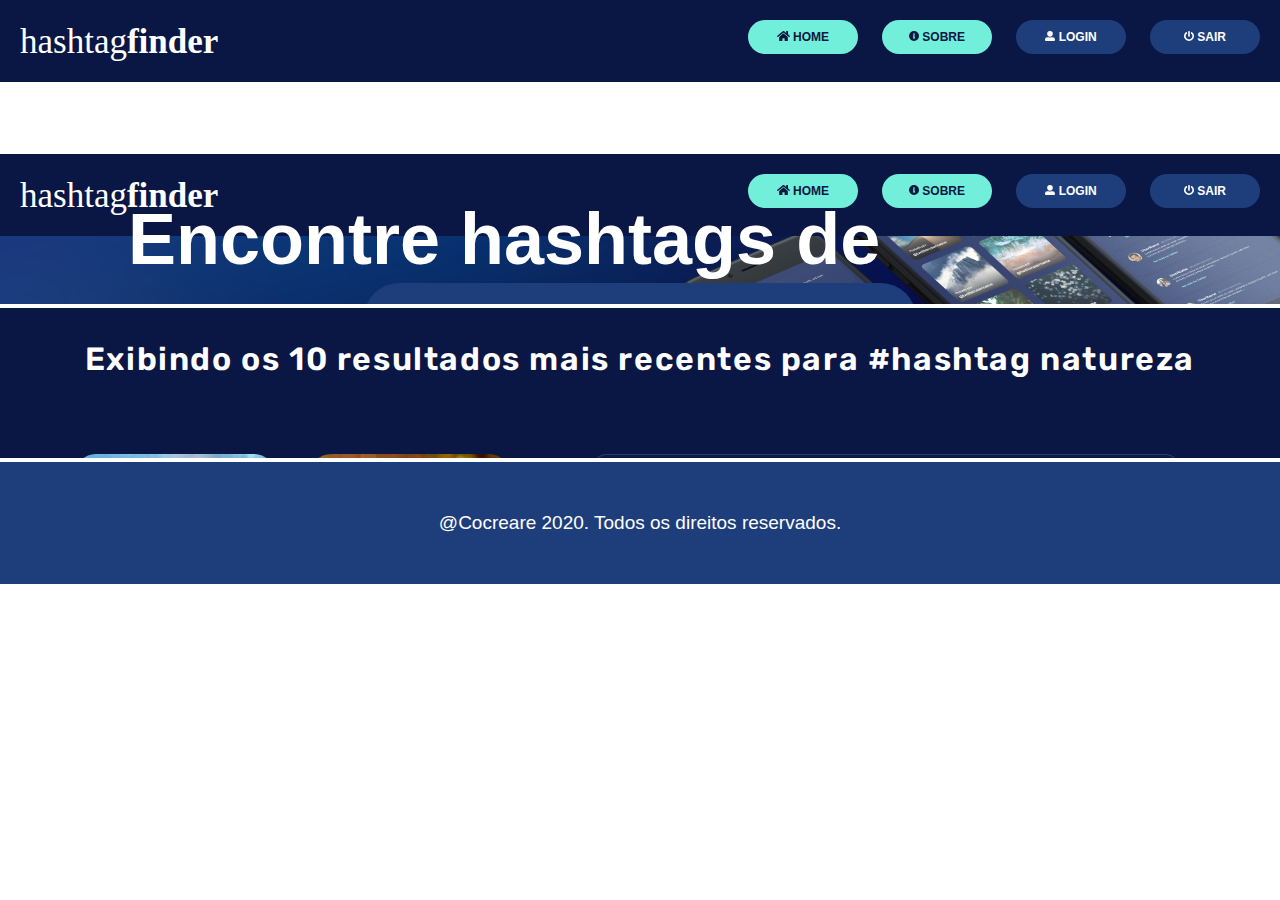
<file: index.html>
<!DOCTYPE html>
<html>
    <head>
        <meta charset="UTF-8">
        <title>Hashtag Finder</title>
        <link rel="shortcut icon" href="images/icon-search.svg" />
        <link rel="stylesheet" href="css/index.css" />
    </head>
    <body>
       <iframe src="header.html">
           
       </iframe>
       <iframe src="search_area.html">

       </iframe>
       <iframe src="results.html">

       </iframe>
       <iframe src="footer.html">

       </iframe>
    </body>
</html>
</file>
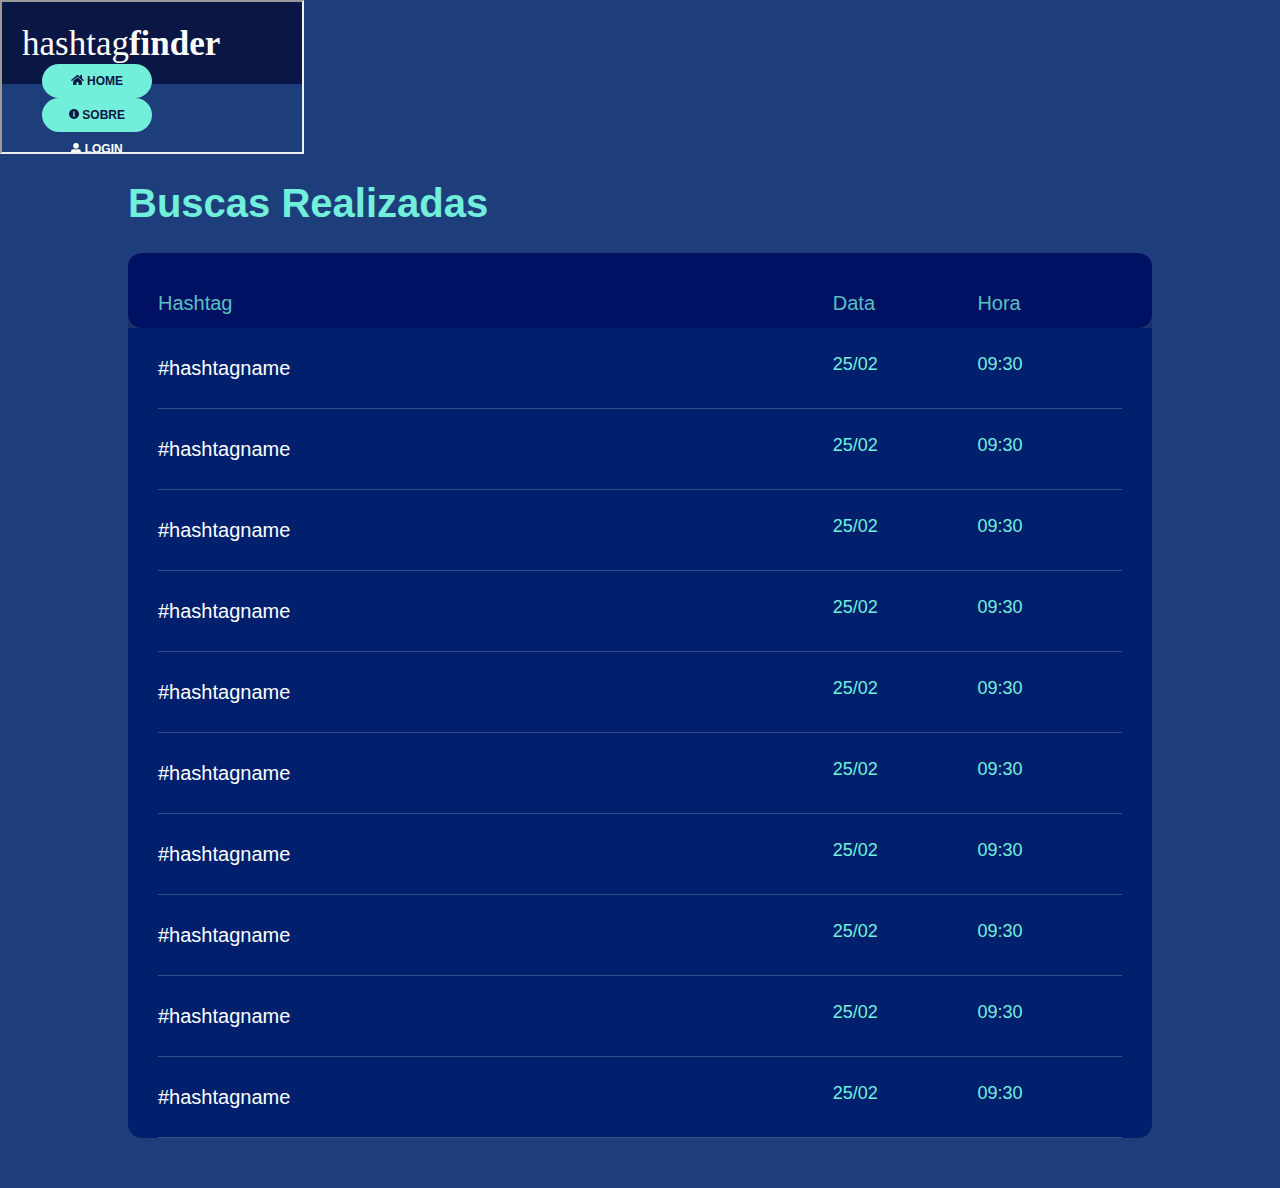
<file: list.html>
<html>
  <head>
    <meta charset="UTF-8" />
    <title>Search List</title>
    <link rel="stylesheet" href="css/list.css" type="text/css" />
  </head>

  <body>
    <iframe src="header.html"></iframe>
    <!--link do cabeçalho-->

    <div class="all-container">
      <!--div para conter todas as divs-->
      <h1 class="title">Buscas Realizadas</h1>

      <div class="table">
        <div class="th-container">
          <div class="th">
            <div class="th-hash">Hashtag</div>
            <div class="th-date">Data</div>
            <div class="th-hour">Hora</div>
          </div>
        </div>
        <div id='table' class="tr-container"></div> 
      </div>
    </div>
    <script
    src="https://code.jquery.com/jquery-3.5.1.slim.js"
    integrity="sha256-DrT5NfxfbHvMHux31Lkhxg42LY6of8TaYyK50jnxRnM="
    crossorigin="anonymous"></script>
    <script src="js/list.js"></script>
  </body>
</html>
</file>
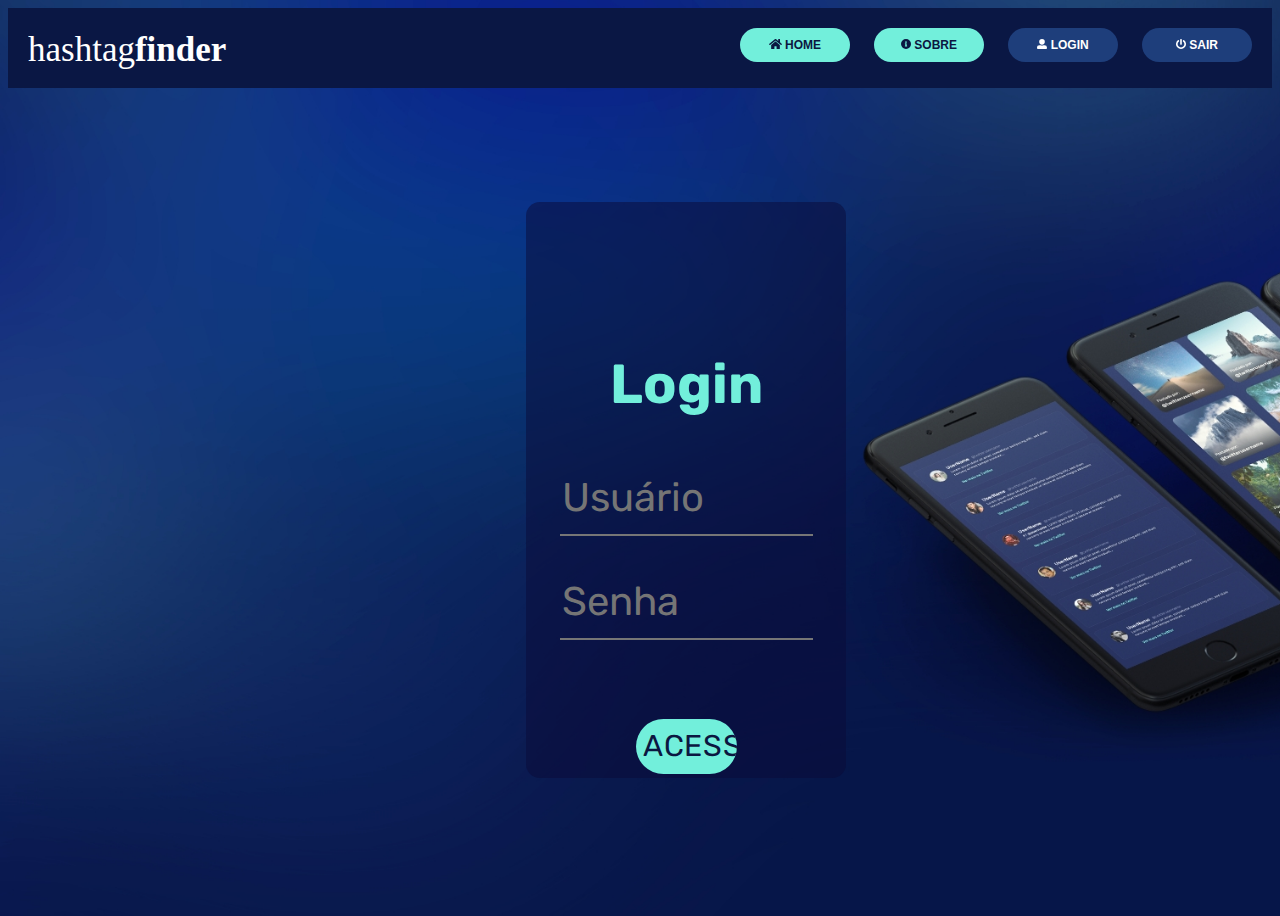
<file: login.html>
<html>

    <head>
      <!-- Link Google Fonts para Rubik -->
        <link href="https://fonts.googleapis.com/css2?family=Rubik:wght@500&display=swap" rel="stylesheet"> 
        <meta charset="UTF-8" />
        <title>Login</title>
        <!-- Carregamento do arquivo de CSS -->
        <link rel="stylesheet" href="./css/login.css">
        <script type="text/javascript" src="./js/login.js"></script>
    </head>

   <header>
      <iframe src="./header.html" title="header"></iframe>
    </header>

      <body>
          <div class="login-form">
              <form onsubmit="validate(event)"> 
                <h1>Login</h1>
                <input class="input" type="text" id="user" placeholder="Usuário" required/>
                <input class="input" type="password" id="password" placeholder="Senha" required/> 
                <!--Submit para validação dos dados de login-->
                <input class="button" type="submit" value="acessar" />
              </form>
            </div>
      </body>

</html>
</file>
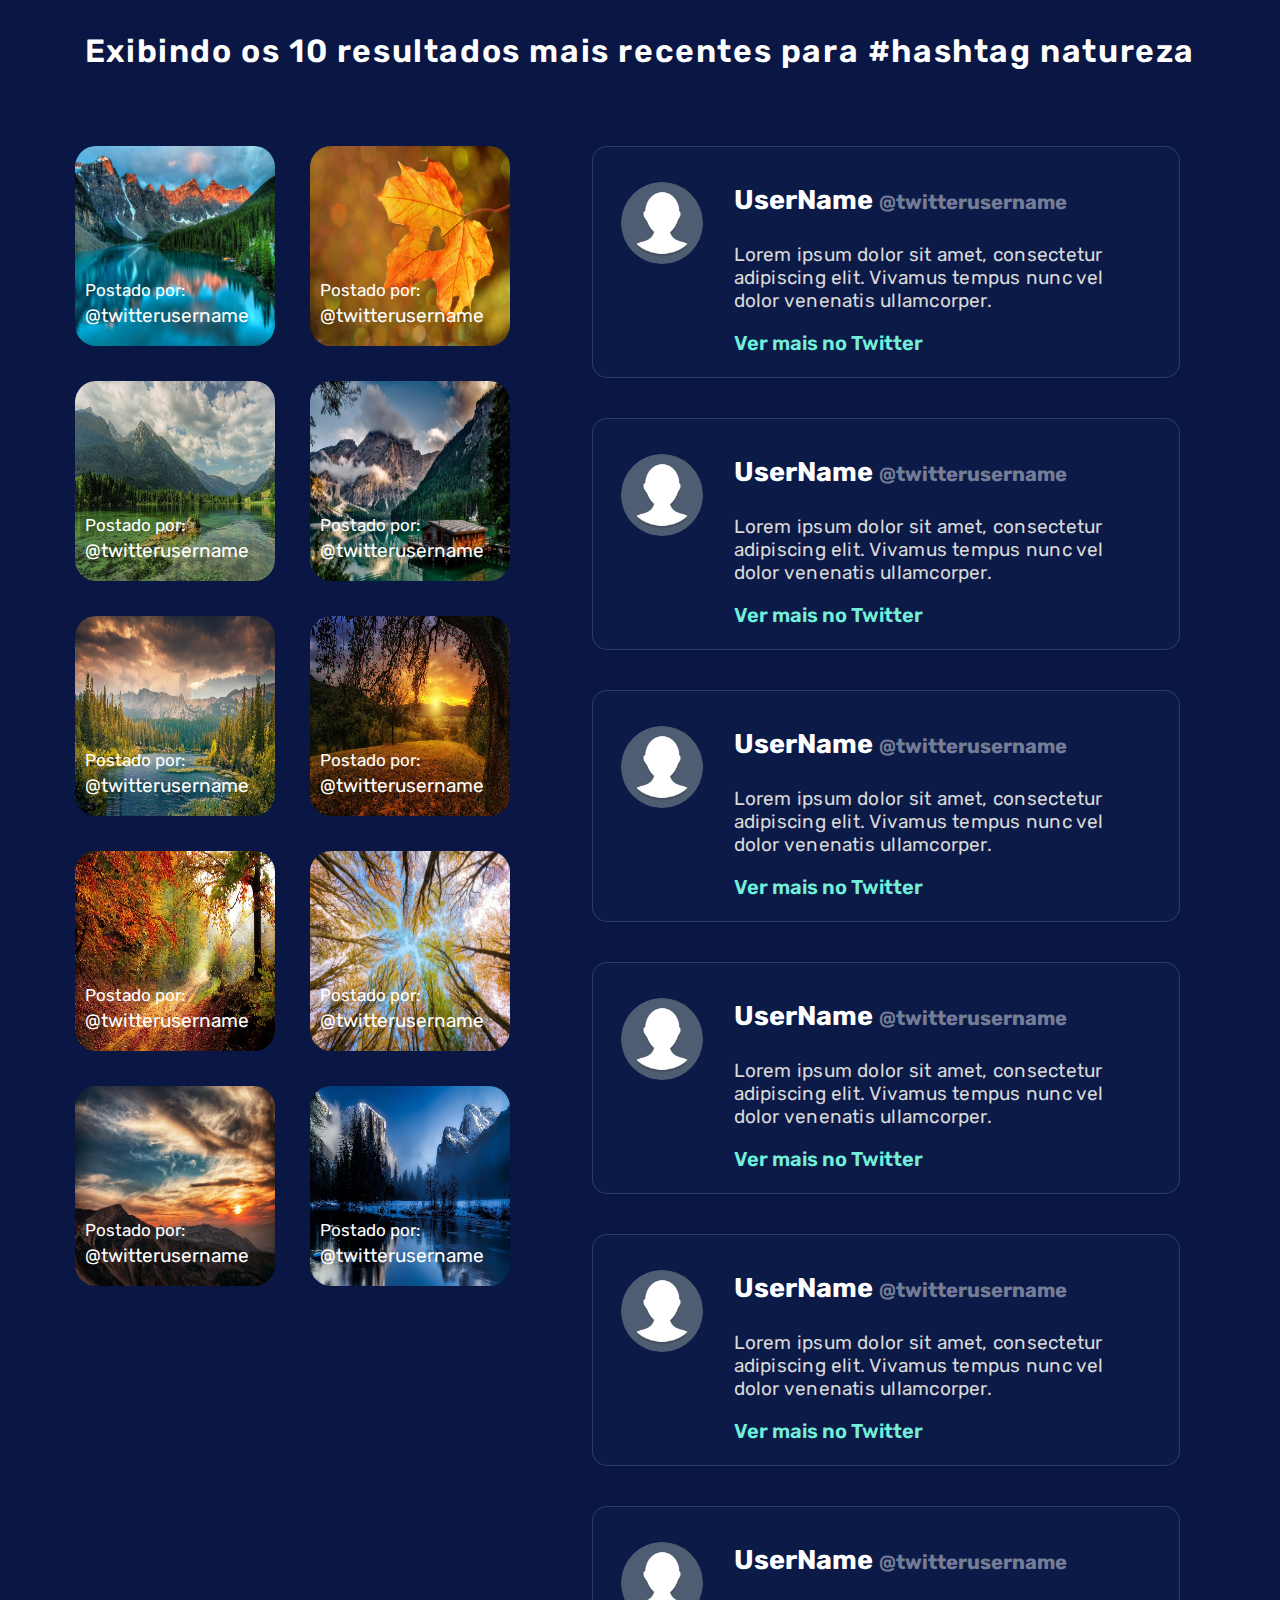
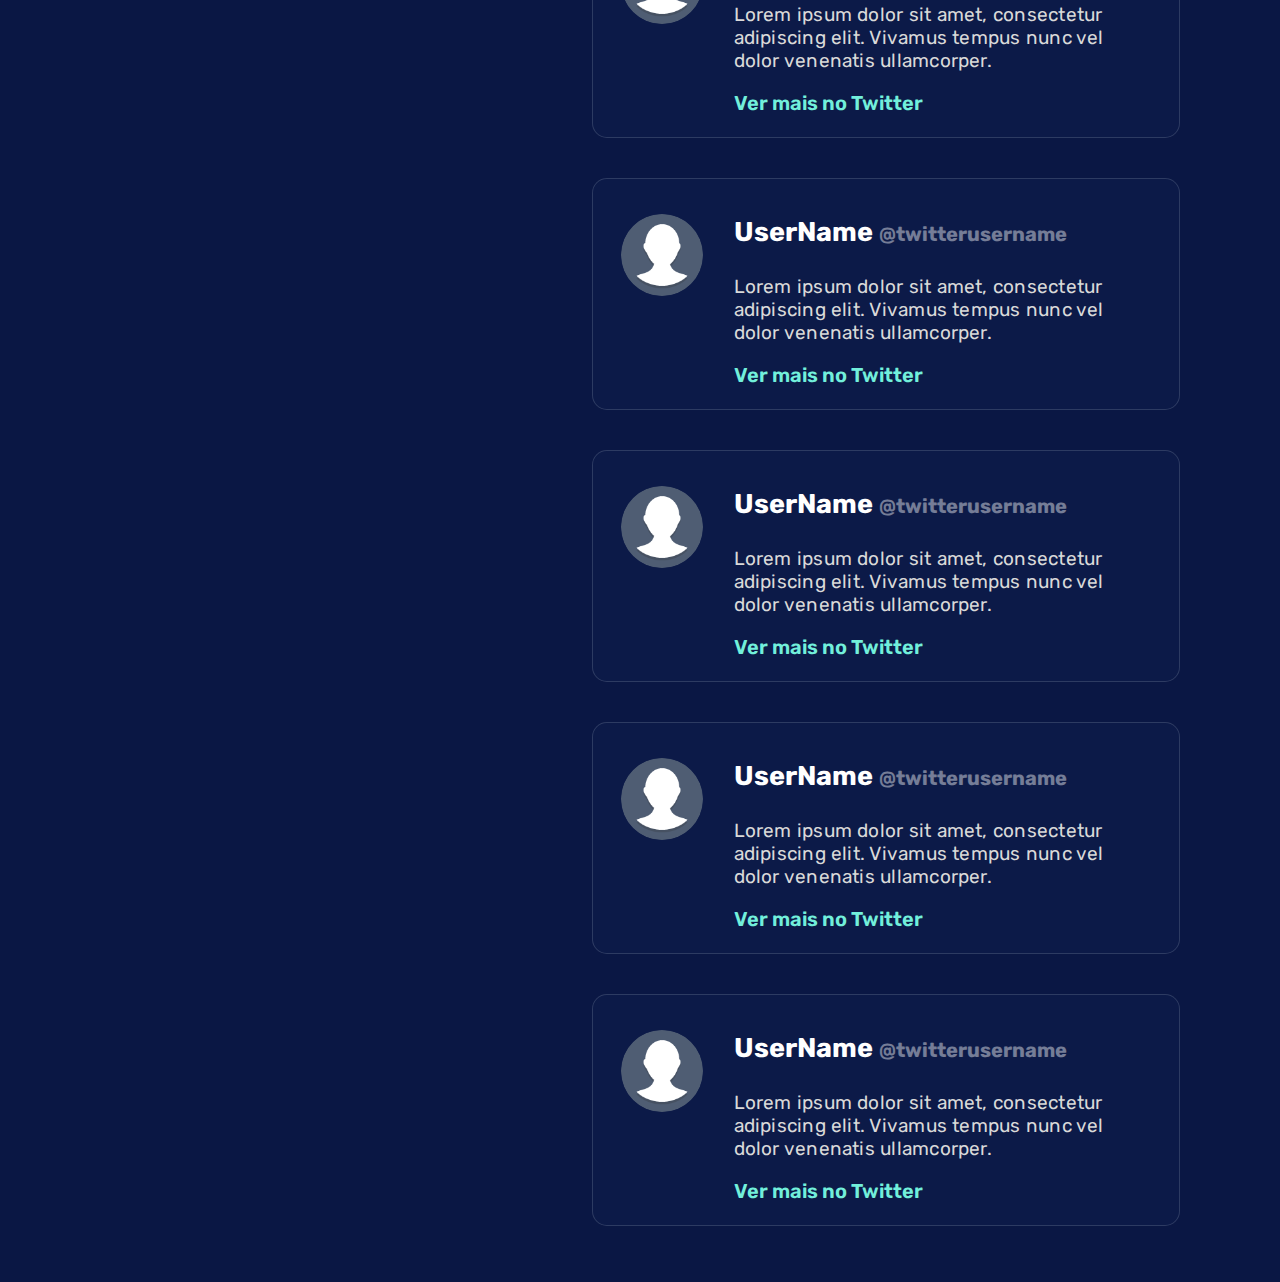
<file: results.html>
<!DOCTYPE html>
<html>

<head>
    <meta charset="UTF-8" />
    <link rel="stylesheet" href="./css/results.css" />
    <link href="./lightbox/css/lightbox.css" rel="stylesheet" />
    <link href="https://fonts.googleapis.com/css2?family=Rubik&display=swap" rel="stylesheet">
    <title>Results after search</title>
</head>

<body>
    <section class="container">
        <p class="phrase-results">Exibindo os 10 resultados mais recentes para #hashtag natureza</p>
        <div class="result-buttons">
            <input type="button" id="tweet-button" value="Tweets" onclick="tweets()">
            <input type="button" id="images-button" value="Imagens" onclick="imagens()">
        </div>

        <div class="post-section">
            <!--Seção exibindo os 10 resultados de imagens após a busca-->
            <ul class="img-area" id="img-post">
                <li>
                    <a data-lightbox="image-1" href="./images/alberta-2297204_1280.jpg">
                        <img class="img-final" src="images/alberta-2297204_1280.jpg" alt="resultado1">
                    </a>
                    <div class="posted-for">
                        <p class="user-post"> Postado por:</p>
                        <p class="user-twitter"> @twitterusername</p>
                    </div>
                </li>

                <li>
                    <a data-lightbox="image-1" href="./images/heart-1776746_1280.jpg">
                        <img class="img-final" src="./images/heart-1776746_1280.jpg" alt="resultado2">
                    </a>
                    <div class="posted-for">
                        <p class="user-post"> Postado por:</p>
                        <p class="user-twitter"> @twitterusername</p>
                    </div>
                </li>

                <li>
                    <a data-lightbox="image-1" href="./images/hintersee-3601004_1280.jpg">
                        <img class="img-final" src="./images/hintersee-3601004_1280.jpg" alt="resultado3">
                    </a>
                    <div class="posted-for">
                        <p class="user-post"> Postado por:</p>
                        <p class="user-twitter"> @twitterusername</p>
                    </div>
                </li>

                <li>
                    <a data-lightbox="image-1" href="./images/italy-1587287_1280.jpg">
                        <img class="img-final" src="./images/italy-1587287_1280.jpg" alt="resultado4">
                    </a>
                    <div class="posted-for">
                        <p class="user-post"> Postado por:</p>
                        <p class="user-twitter"> @twitterusername</p>
                    </div>
                </li>

                <li>
                    <a data-lightbox="image-1" href="./images/landscape-336542_1280.jpg">
                        <img class="img-final" src="./images/landscape-336542_1280.jpg" alt="resultado5">
                    </a>
                    <div class="posted-for">
                        <p class="user-post"> Postado por:</p>
                        <p class="user-twitter"> @twitterusername</p>
                    </div>
                </li>

                <li>
                    <a data-lightbox="image-1" href="./images/nature-3125912_1280.jpg">
                        <img class="img-final" src="./images/nature-3125912_1280.jpg" alt="resultado6">
                    </a>
                    <div class="posted-for">
                        <p class="user-post"> Postado por:</p>
                        <p class="user-twitter"> @twitterusername</p>
                    </div>
                </li>

                <li>
                    <a data-lightbox="image-1" href="./images/road-1072823_1280.jpg">
                        <img class="img-final" src="./images/road-1072823_1280.jpg" alt="resultado7">
                    </a>
                    <div class="posted-for">
                        <p class="user-post"> Postado por:</p>
                        <p class="user-twitter"> @twitterusername</p>
                    </div>
                </li>

                <li>
                    <a data-lightbox="image-1" href="./images/trees-5605176_1280.jpg">
                        <img class="img-final" src="./images/trees-5605176_1280.jpg" alt="resultado8">
                    </a>
                    <div class="posted-for">
                        <p class="user-post"> Postado por:</p>
                        <p class="user-twitter"> @twitterusername</p>
                    </div>
                </li>

                <li>
                    <a data-lightbox="image-1" href="./images/utah-440520_1280.jpg">
                        <img class="img-final" src="./images/utah-440520_1280.jpg" alt="resultado9">
                    </a>
                    <div class="posted-for">
                        <p class="user-post"> Postado por:</p>
                        <p class="user-twitter"> @twitterusername</p>
                    </div>
                </li>

                <li>
                    <a data-lightbox="image-1" href="./images/yellowstone-national-park-1581879_1280.jpg">
                        <img class="img-final" src="./images/yellowstone-national-park-1581879_1280.jpg"
                            alt="resultado10">
                    </a>
                    <div class="posted-for">
                        <p class="user-post"> Postado por:</p>
                        <p class="user-twitter"> @twitterusername</p>
                    </div>
                </li>
            </ul>
            <!--FIM da seção de imagens-->

            <!--Seção exibindo os 10 resultados dos posts após a busca-->
            <ul class="tweet-area" id="tweet-post">
                <li>
                    <img src="images/profle-icon.png">
                    <div>
                        <h3>UserName <span>@twitterusername</span></h3>

                        <p>Lorem ipsum dolor sit amet, consectetur adipiscing elit.
                            Vivamus tempus nunc vel dolor venenatis ullamcorper.
                        </p>
                        <a href="https://twitter.com/" target="_blank"> Ver mais no Twitter</a>
                    </div>
                </li>

                <li>
                    <img src="images/profle-icon.png">
                    <div>
                        <h3>UserName <span>@twitterusername</span></h3>

                        <p>Lorem ipsum dolor sit amet, consectetur adipiscing elit.
                            Vivamus tempus nunc vel dolor venenatis ullamcorper.
                        </p>
                        <a href="https://twitter.com/" target="_blank"> Ver mais no Twitter</a>
                    </div>
                </li>

                <li>
                    <img src="images/profle-icon.png">
                    <div>
                        <h3>UserName <span>@twitterusername</span></h3>

                        <p>Lorem ipsum dolor sit amet, consectetur adipiscing elit.
                            Vivamus tempus nunc vel dolor venenatis ullamcorper.
                        </p>
                        <a href="https://twitter.com/" target="_blank"> Ver mais no Twitter</a>
                    </div>
                </li>

                <li>
                    <img src="images/profle-icon.png">
                    <div>
                        <h3>UserName <span>@twitterusername</span></h3>


                        <p>Lorem ipsum dolor sit amet, consectetur adipiscing elit.
                            Vivamus tempus nunc vel dolor venenatis ullamcorper.
                        </p>
                        <a href="https://twitter.com/" target="_blank"> Ver mais no Twitter</a>
                    </div>
                </li>

                <li>
                    <img src="images/profle-icon.png">
                    <div>
                        <h3>UserName <span>@twitterusername</span></h3>


                        <p>Lorem ipsum dolor sit amet, consectetur adipiscing elit.
                            Vivamus tempus nunc vel dolor venenatis ullamcorper.
                        </p>
                        <a href="https://twitter.com/" target="_blank"> Ver mais no Twitter</a>
                    </div>
                </li>

                <li>
                    <img src="images/profle-icon.png">
                    <div>
                        <h3>UserName <span>@twitterusername</span></h3>


                        <p>Lorem ipsum dolor sit amet, consectetur adipiscing elit.
                            Vivamus tempus nunc vel dolor venenatis ullamcorper.
                        </p>
                        <a href="https://twitter.com/" target="_blank"> Ver mais no Twitter</a>
                    </div>
                </li>

                <li>
                    <img src="images/profle-icon.png">
                    <div>
                        <h3>UserName <span>@twitterusername</span></h3>


                        <p>Lorem ipsum dolor sit amet, consectetur adipiscing elit.
                            Vivamus tempus nunc vel dolor venenatis ullamcorper.
                        </p>
                        <a href="https://twitter.com/" target="_blank"> Ver mais no Twitter</a>
                    </div>
                </li>

                <li>
                    <img src="images/profle-icon.png">
                    <div>
                        <h3>UserName <span>@twitterusername</span></h3>


                        <p>Lorem ipsum dolor sit amet, consectetur adipiscing elit.
                            Vivamus tempus nunc vel dolor venenatis ullamcorper.
                        </p>
                        <a href="https://twitter.com/" target="_blank"> Ver mais no Twitter</a>
                    </div>
                </li>

                <li>
                    <img src="images/profle-icon.png">
                    <div>
                        <h3>UserName <span>@twitterusername</span></h3>


                        <p>Lorem ipsum dolor sit amet, consectetur adipiscing elit.
                            Vivamus tempus nunc vel dolor venenatis ullamcorper.
                        </p>
                        <a href="https://twitter.com/" target="_blank"> Ver mais no Twitter</a>
                    </div>
                </li>

                <li>
                    <img src="images/profle-icon.png">
                    <div>
                        <h3>UserName <span>@twitterusername</span></h3>


                        <p>Lorem ipsum dolor sit amet, consectetur adipiscing elit.
                            Vivamus tempus nunc vel dolor venenatis ullamcorper.
                        </p>
                        <a href="https://twitter.com/" target="_blank"> Ver mais no Twitter</a>
                    </div>
                </li>
            </ul>
        </div>
        <!--FIM da seção dos posts -->
    </section>


    <!--Seção dos scripts-->
    <script type="text/javascript" src="./js/results.js"></script>
    <script src="./lightbox/js/lightbox-plus-jquery.js"></script>
    <!--Fim dos scripts-->
</body>

</html>
</file>
<file: css/index.css>
* {
    margin: 0;
    padding: 0;
}
iframe {
    width: 100%;
    border: none;
}
</file>
<file: css/list.css>
body { /*cor de fundo */
  margin: 0;
  padding: 0;
  font-family: "Rubik", sans-serif;
  background-color: rgba(30, 62, 123, 1);
  
}

.all-container {
  width: 80%;
  display: flex;
  flex-direction: column;
  align-items: center;
  margin: auto;
}

.title { /* Cor do texto buscas realizadas*/
  color: rgba(114, 239, 219, 1);
  font-size: 40px;
  margin-right: auto;
  
}
.table {
  width: 100%;
  margin-bottom: 50px;
  background-color: rgba(24, 50, 107, 1); 
  border-radius: 14px;
}

.th-container { /*cabecalho da tabela*/
  background-color: #001063;
  border-radius: 14px;
  }

.th {
  display: flex;
  flex-direction: row;
  opacity: 0.78;
  font-family: "Montserrat", sans-serif;
  color: rgba(114, 239, 219, 1);
  font-size: 24px;
  height: 75px;
  line-height: 5;
  margin-left: 30px;
  margin-right: 30px;
}
.tr-container{
    border-radius: 0px 0px 14px 14px;
}

.th-hash, .tr-hash {
  width: 70%;  
  font-size: 20px;
}
.th-date,.th-hour{
    font-size: 20px;
}

.th-date, .th-hour, .tr-date, .tr-hour {
  width: 15%;
}

.tr-container {
  background-color: #00206d;
}
.tr-hash{
    color: rgba(255, 255, 255, 1);
}
.tr-date, .tr-hour{
    color: #72efdb;
}
.tr {
  display: flex;
  flex-direction: row;
  text-align: left;
  font-size: 18px;
  line-height: 4;
  border-bottom: 0.5px solid;
  border-color: rgba(255, 255, 255, 0.2);
  margin-left: 30px;
  margin-right: 30px;
}
.borderlow {
  border: none;
}

@media screen and (max-width: 768px) {
  .th-hash, .tr-hash{
    width: 50%;
  }
  .th-date, .th-hour, .tr-date, .tr-hour {
    width: 25%;
  }
}

@media screen and (max-width: 520px) {
  .all-container {
    width: 90%;
  }
  
  .title {
    font-size: 30px;
  }
  .th-container {
    font-size: 18px;
    margin-left: 0px;
    margin-right: 0px;
  
  }
  .th-hash, .tr-hash{
    width: 70%;
  }
  .th-date, .th-hour, .tr-date, .tr-hour {
    width: 15%;
  }
  
  .tr {
    font-size: 15px;
    line-height: 4;
    margin-left: 15px;
    margin-right: 15px;
  }
}
</file>
<file: css/login.css>
body {
    background: url("../images/hero-bg.jpg") 0% 0% no-repeat padding-box;
    background-size: cover;
    opacity: 1;
    height: 100%;
  }
  
/* Ainda alterando iframe para adequação na página */
  iframe {
    width: 100%;
    border: none;
    height: 80px;
  }

  h1{
    font: normal normal bold 55px/21px 'Rubik';
    letter-spacing: 0px;
    color: #72EFDB;
    opacity: 1;
    text-align: center;
  }
  .login-form {
    border-radius: 14px;
    opacity: 1;
    /* Usado medidas relativas para flexibilizar a página */
    width: 25vw;
    height: 64vh;
    display: flex;
    flex-direction: column;
    /* Utilizad RGBA para transparecer somente o fundo */
    background: rgba(10, 10, 55, 0.5);
    margin: 9% 41%;
  }
  form {
    opacity: 1;
    display: flex;
    flex-direction: column;
    width: 79%;
    height: 53%;
    align-items: center;
    margin: auto;
  }

  .button {
    background: #72EFDB 0% 0% no-repeat padding-box;
    opacity: 1;
    width: 40%;
    padding: 3%;
    border-radius: 34px;
    border-style: none;
    font: normal normal normal 30px/40px 'Rubik';
    letter-spacing: 0.57px;
    text-transform: uppercase;
    color: #0B1741;
    margin-top: 31%;
    cursor: pointer;
  }

  .input {
    background-color: transparent;
    font: normal normal normal 40px/70px 'Rubik';
    letter-spacing: 0px;
    color: #FFFFFF;
    opacity: 1;
    border-top: none;
    border-left: none;
    border-right: none;
    margin-top: 12%;
    width: 100%;
  }

    @media (max-width: 980px) {
    .login-form {
      width: 70vw;
      height: 55vh;
      margin: 30% 15%;
    }

    body {
      background-position: center;
    }

  }
</file>
<file: css/results.css>
body {
    background-color: #0A1744;
    margin: 0;
}

.container {
    background-color: #0A1744;
    display: flex;
    flex-direction: column;
    text-align: center;
}

.phrase-results {
    font-family: 'Rubik', sans-serif;
    font-size: 32px;
    margin-bottom: 60px;
    color: #FFFFFF;
    letter-spacing: 1.6px;
    font-weight: 600;
    margin-left: 10px;
    margin-right: 10px;
}

/* estilização dos botões */
.result-buttons {
    margin-bottom: 30px;
}

#tweet-button {
    width: 150px;
    font-family: 'Rubik', sans-serif;
    font-size: 16px;
    color: #FFFFFF;
    background-color: #0A1744;
    border: none;
}

#images-button {
    width: 150px;
    font-family: 'Rubik', sans-serif;
    font-size: 16px;
    color: #FFFFFF;
    background-color: #0A1744;
    border: none;
}
/* FIM da estilização dos botoẽs */


.post-section {
    display: flex;
    width: 92%;
}


/* Estilização área de imagens */
.img-area {
    display: flex;
    flex-wrap: wrap;
    align-content: baseline;
    width: 48%;
}

.img-area li {
    margin-left: 35px;
    margin-bottom: 35px;
    list-style: none;
}

.img-final {
    width: 200px;
    height: 200px;
    border-radius: 21px;
}

.posted-for {
    margin-top: -110px;
    padding-left: 10px;
    text-align: left;
}

.user-post {
    font-family: 'Rubik', sans-serif;
    font-size: 17px;
    color: #FFFFFF;
    margin-bottom: -15px;
    margin-top: 40px;
}

.user-twitter {
    font-family: 'Rubik', sans-serif;
    font-size: 19px;
    color: #FFFFFF;
}
/*FIM das estilização da área de imagens */



/*Estilização da área de postagens dos usuários*/
.tweet-area {
    width: 55%;
}

.tweet-area li {
    width: 100%;
    background-color: #1E3E7B17;
    border: 1px solid #FFFFFF24;
    border-radius: 15px;
    margin-bottom: 40px;
    display: flex;
    height: 230px;
    text-align: left;
}

.tweet-area li img {
    border-radius: 50px;
    opacity: 1;
    width: 82px;
    height: 82px;
    margin-left: 28px;
    margin-top: 35px;
}

.tweet-area li div {
    margin-left: 31px;
    margin-right: 31px;
    margin-top: 10px;
}

.tweet-area h3 {
    font-family: 'Rubik', sans-serif;
    color: #FFFFFF;
    font-size: 27px;
}

.tweet-area span {
    font-family: 'Rubik', sans-serif;
    color: #FFFFFF;
    font-size: 20px;
    opacity: 0.43;
}

.tweet-area p {
    font-family: 'Rubik', sans-serif;
    letter-spacing: 0.23px;
    color: #D9D9D9;
    font-size: 19px;
}

.tweet-area a {
    font-family: 'Rubik', sans-serif;
    color: #72EFDB;
    font-size: 20px;
    text-decoration: none;
    font-weight: 600;
}
/* FIM da Estilização da área de postagens dos usuários*/

/* Seção de media query*/
@media (max-width: 1920px){
    .result-buttons{
        display: none;
    }
}

@media (max-width: 1200px) {
    .result-buttons {
        display: none;
    }
    .img-area {
        width: 32%;
    }
    .img-final {
        width: 200px;
        height: 200px;
        border-radius: 21px;
    }
}

@media (max-width: 1060px) {
    .tweet-area {
        width: 100%;
    }
}

@media (max-width: 943px) {
    .tweet-area {
        width: 100%;
    }

    .tweet-area li {
        height: 235px;
    }
}

@media (max-width: 882px) {
    .result-buttons {
        display: block;
    }
    .tweet-area {
        width: 100%;
    }
    .img-area {
        width: 100%;
        display: none;
    }
}


@media (max-width: 583px) {
    .tweet-area h3 {
        font-size: 25px;
    }
    .tweet-area p {
        letter-spacing: 0.23px;
        color: #D9D9D9;
        font-size: 17px;
        margin-top: -14px;
    }
    .tweet-area a {
        font-size: 17px;
    }
}


@media (max-width: 496px) {
    .phrase-results {
        display: none;
    }
    .result-buttons {
        margin-top: 60px;
        margin-bottom: 30px;
    }
    .tweet-area li div {
        margin-top: 2px;
    }
    .tweet-area h3 {
        font-size: 21px;
    }
    .tweet-area span {
        font-size: 17px;
    }
    .tweet-area p {
        letter-spacing: 0.23px;
        color: #D9D9D9;
        font-size: 16px;
        margin-top: -13px;
    }
    .tweet-area a {
        font-size: 15px;
    }
}

@media (max-width: 431px) {
    .tweet-area p {
        letter-spacing: 0.23px;
        color: #D9D9D9;
        font-size: 14px;
        margin-top: -10px;
    }
 }
/* FIM da seção media query */
</file>
